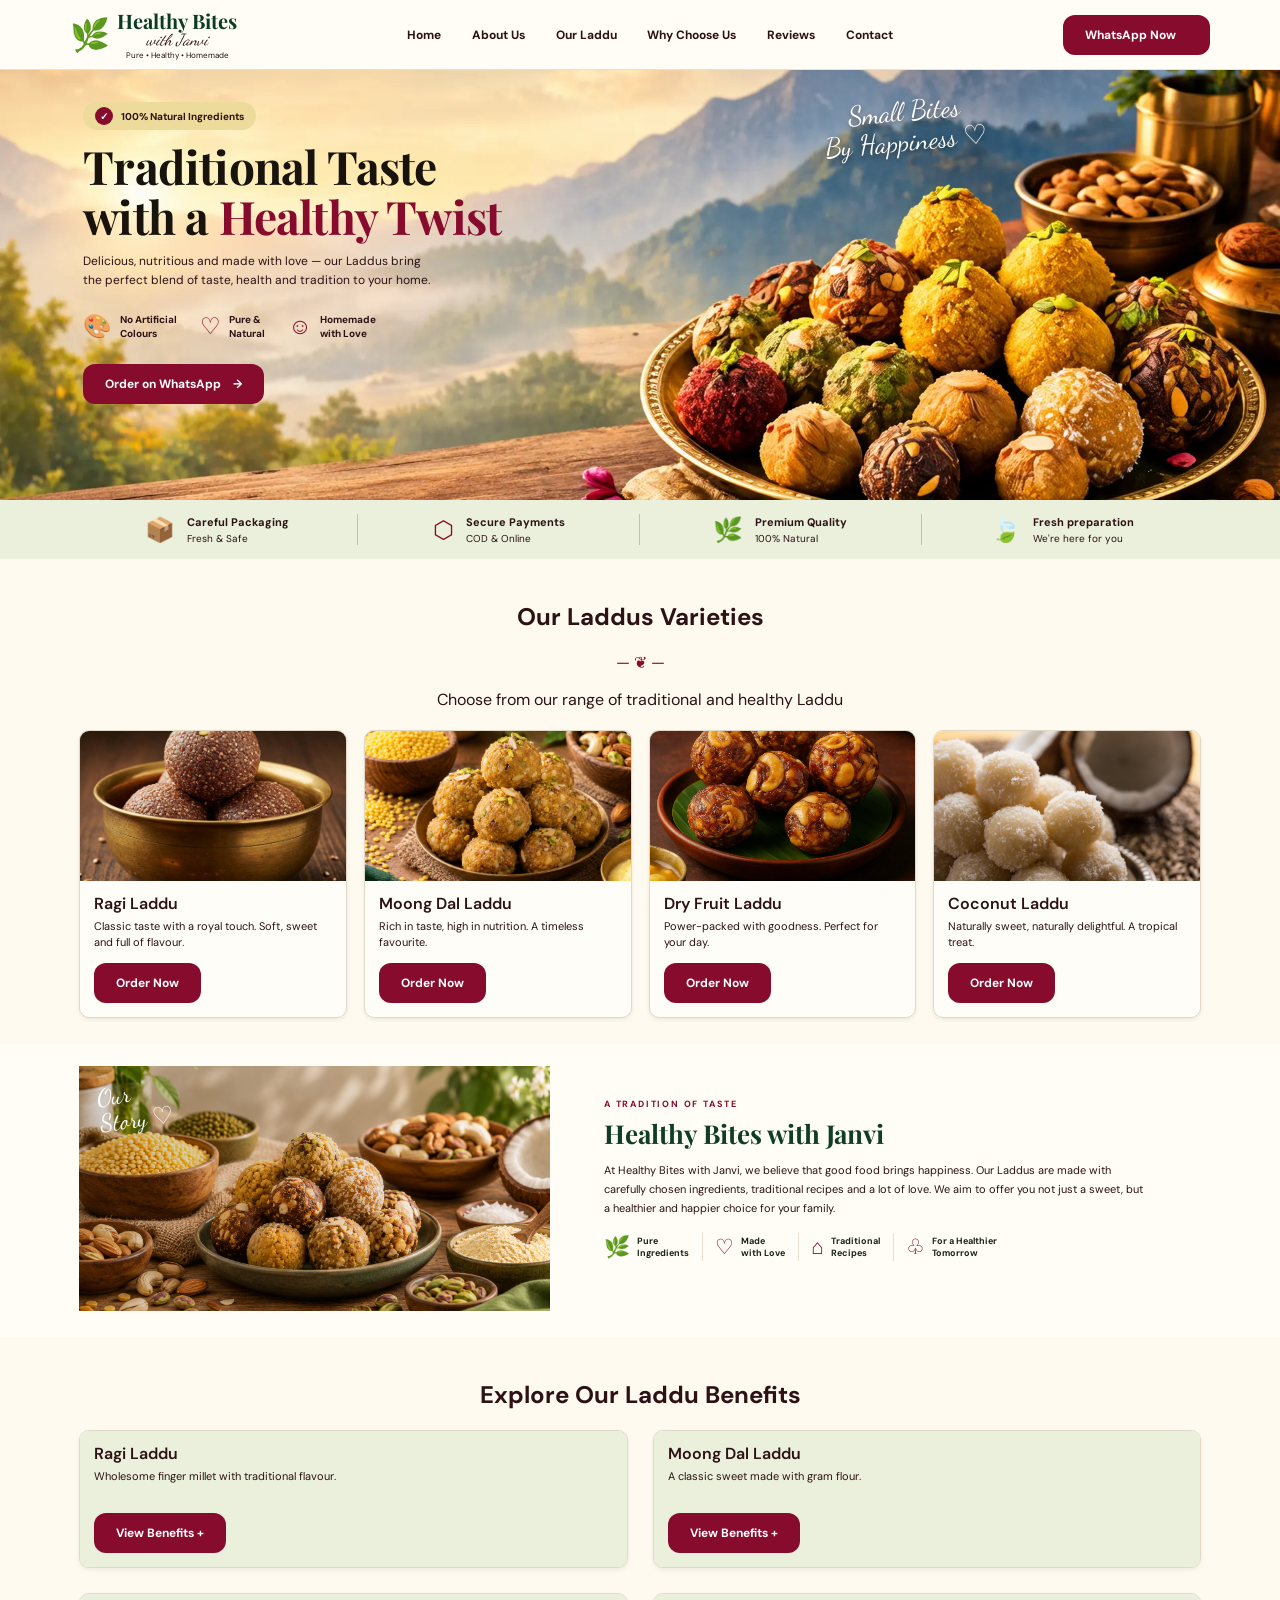
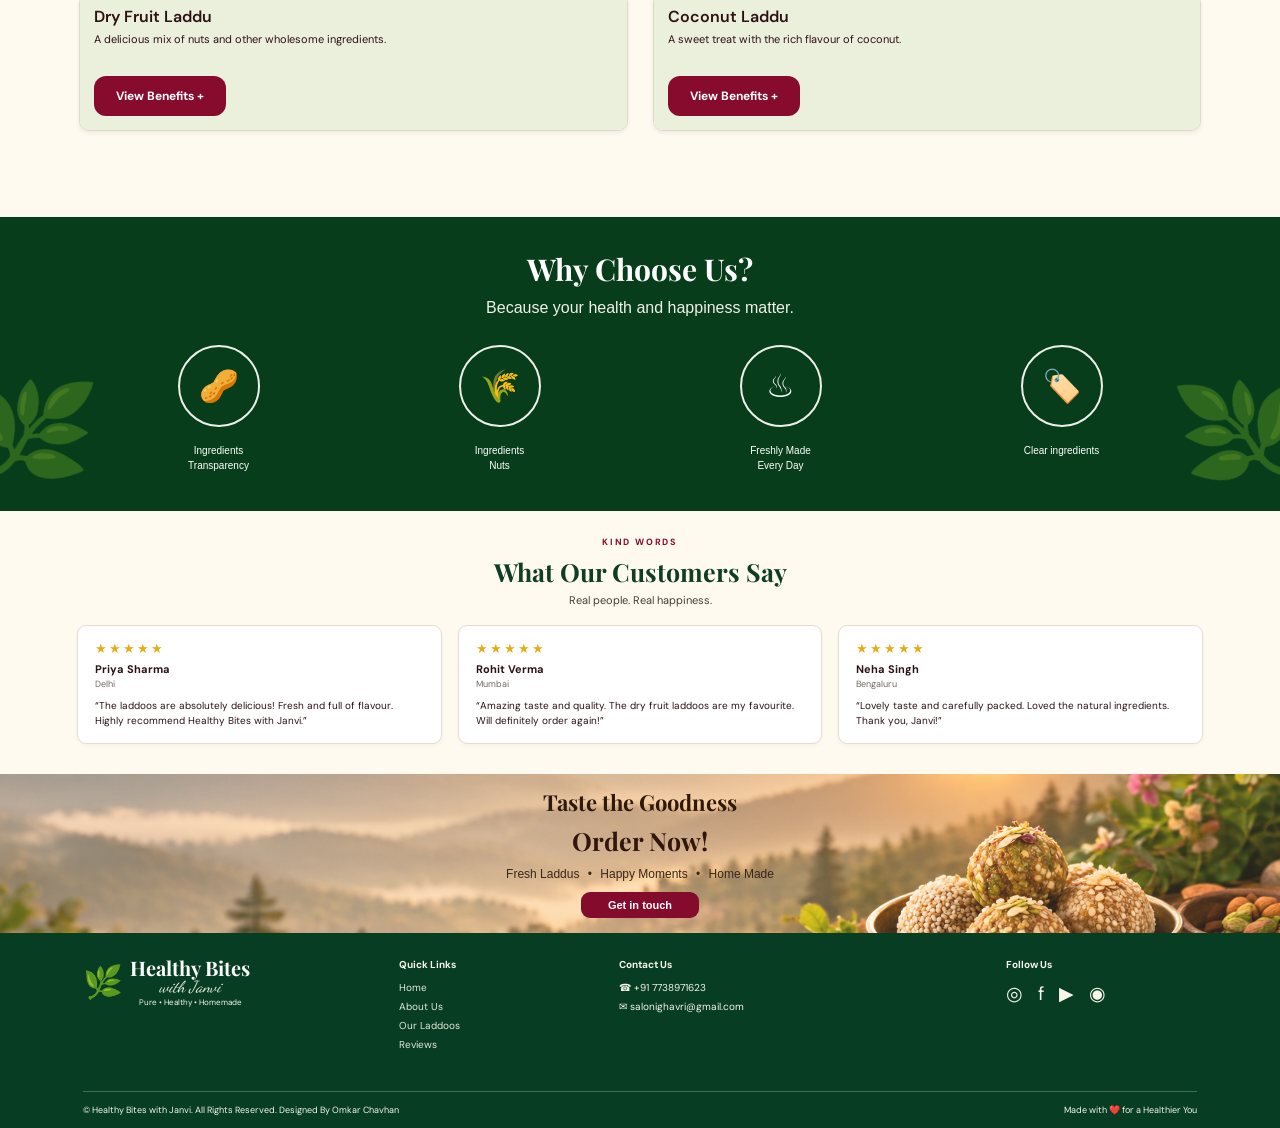
<file: index.html>
<!DOCTYPE html>
<html lang="en">

<head>
  <meta charset="UTF-8">
  <meta name="viewport" content="width=device-width, initial-scale=1.0">
  <meta name="description"
    content="Healthy Bites with Janvi — traditional laddoos made with pure ingredients and love.">
  <title>Healthy Bites with Janvi | Homemade Laddoos</title>
  <link rel="stylesheet" href="style.css">
</head>

<body>
  <header class="header" id="home">
    <a class="brand" href="#home" aria-label="Healthy Bites with Janvi home">
      <span class="brand-leaf">🌿</span>
      <span><strong>Healthy Bites</strong><em>with Janvi</em><small>Pure • Healthy • Homemade</small></span>
    </a>
    <button class="menu-toggle" id="menuToggle" aria-expanded="false"
      aria-label="Toggle menu"><span></span><span></span><span></span></button>
    <nav class="nav" id="nav">
      <a href="#home">Home</a><a href="#about">About Us</a><a href="#products">Our Laddu</a>
      <a href="#why">Why Choose Us</a><a href="#reviews">Reviews</a><a href="#contact">Contact</a>
    </nav>
    <!-- <div class="header-tools">
      <button class="tool-button" id="searchToggle" aria-label="Open search">⌕</button>
      <a class="tool-button user-icon" href="#contact" aria-label="Account">♙</a>
      <button class="tool-button cart" id="cartButton" aria-label="View cart">🛒<span id="cartCount">0</span></button>
    </div> -->
    <a class="btn btn-green" href="https://wa.me/917738971623?text=Hello%2C%20I%20want%20to%20order%20laddoos"
      target="_blank">WhatsApp Now<span></span></a>
  </header>

  <form class="search-bar" id="searchBar"><input id="searchInput" type="search" placeholder="Search laddoo varieties…"
      aria-label="Search products"><button type="submit">Search</button>
    <p id="searchMessage" aria-live="polite"></p>
  </form>

  <main>
    <section class="hero" id="home">
      <div class="hero-overlay"></div>
      <div class="hero-copy">
        <p class="pill"><span>✓</span> 100% Natural Ingredients</p>
        <h1>Traditional Taste<br>with a <i>Healthy Twist</i></h1>
        <p class="hero-desc">Delicious, nutritious and made with love — our Laddus bring the perfect blend of taste,
          health and tradition to your home.</p>
        <div class="hero-benefits">
          <div><span>🎨</span><b>No Artificial<br>Colours</b></div>
          <div><span>♡</span><b>Pure &amp;<br>Natural</b></div>
          <div><span>☺</span><b>Homemade<br>with Love</b></div>
        </div>
        <a class="btn btn-green" href="https://wa.me/917738971623?text=Hello%2C%20I%20want%20to%20Orders%20laddoos"
          target="_blank">Order on WhatsApp <span>→</span></a>
      </div>
      <p class="hero-note">Small Bites<br>By Happiness ♡</p>
    </section>

    <section class="trust-strip" id="trust">
      <div><span>📦</span>
        <p><strong>Careful Packaging</strong><small>Fresh &amp; Safe</small></p>
      </div>
      <div><span>⬡</span>
        <p><strong>Secure Payments</strong><small>COD &amp; Online</small></p>
      </div>
      <div><span>🌿</span>
        <p><strong>Premium Quality</strong><small>100% Natural</small></p>
      </div>
      <div><span>🍃</span>
        <p><strong>Fresh preparation</strong><small>We're here for you</small></p>
      </div>
    </section>

    <!-- <section class="products section-pad" id="products">
      <p class="eyebrow">A LITTLE JOY IN EVERY BITE</p>
      <h2>Our Laddoo Varieties</h2>
      <div class="ornament">— ❧ —</div>
      <p class="section-subtitle">Choose from our range of traditional and healthy laddoos</p>
      <div class="product-grid">
        <article class="product-card">
          <div class="product-photo photo-motichoor"><span>Motichoor Laddoo</span></div>
          <div class="product-info">
            <h3>Motichoor Laddoo</h3>
            <p>Classic taste with a royal touch. Soft, sweet and full of flavour.</p><button
              class="btn btn-green add-cart" data-product="Motichoor Laddoo">Shop Now <span>→</span></button>
          </div>
        </article>
        <article class="product-card">
          <div class="product-photo photo-besan"><span>Besan Laddoo</span></div>
          <div class="product-info">
            <h3>Besan Laddoo</h3>
            <p>Rich in taste, high in tradition. A timeless favourite.</p><button class="btn btn-green add-cart"
              data-product="Besan Laddoo">Shop Now <span>→</span></button>
          </div>
        </article>
        <article class="product-card">
          <div class="product-photo photo-dryfruit"><span>Dry Fruit Laddoo</span></div>
          <div class="product-info">
            <h3>Dry Fruit Laddoo</h3>
            <p>Power-packed with goodness. A nutty, satisfying treat.</p><button class="btn btn-green add-cart"
              data-product="Dry Fruit Laddoo">Shop Now <span>→</span></button>
          </div>
        </article>
        <article class="product-card">
          <div class="product-photo photo-coconut"><span>Coconut Laddoo</span></div>
          <div class="product-info">
            <h3>Coconut Laddoo</h3>
            <p>Naturally sweet, delicious and full of coconut flavour.</p><button class="btn btn-green add-cart"
              data-product="Coconut Laddoo">Shop Now <span>→</span></button>
          </div>
        </article>
      </div>
      <p class="cart-message" id="cartMessage" aria-live="polite"></p>
    </section> -->


    <section class="section products-section" id="products">
      <div class="section-heading">
        <h2>Our Laddus Varieties</h2><span class="ornament">— ❦ —</span>
        <p>Choose from our range of traditional and healthy Laddu</p>
      </div>
      <div class="product-grid">
        <article class="product-card">
          <img src="assets/product_photo/healthy_bites_individual_photos_700x467_avif/raggi_photo.jpeg"
            alt="besan laddoo">
          <div class="product-info">
            <h3>Ragi Laddu</h3>
            <p>Classic taste with a royal touch. Soft, sweet and full of flavour.</p>
            <div class="product-bottom"><strong>₹299 <small>/ 500g</small></strong><button class="btn add-btn"
                data-product="Motichoor Laddoo" data-price="299"> <a
                  href="https://wa.me/917738971623?text=Hello%2C%20I%20want%20to%20Ragi%20laddoos" target="_blank">
                  Order Now</a></button></div>
          </div>
        </article>
        <article class="product-card">
          <img
            src="assets/product_photo/healthy_bites_individual_photos_700x467_avif/Rustic Moong Dal Pinni Laddoos.png"
            alt="coconut laddoo">
          <div class="product-info">
            <h3>Moong Dal Laddu</h3>
            <p>Rich in taste, high in nutrition. A timeless favourite.</p>
            <div class="product-bottom"><strong>₹279 <small>/ 500g</small></strong><button class="btn add-btn"
                data-product="Besan Laddoo" data-price="279"> <a
                  href="https://wa.me/917738971623?text=Hello%2C%20I%20want%20to%20Moong-dal%20laddoos" target="_blank">
                  Order Now</a> </button></div>
          </div>
        </article>
        <article class="product-card">
          <img src="assets/product_photo/healthy_bites_individual_photos_700x467_avif/dry_fruit_laddu_.jpeg"
            alt="Dry fruit laddoo">
          <div class="product-info">
            <h3>Dry Fruit Laddu</h3>
            <p>Power-packed with goodness. Perfect for your day.</p>
            <div class="product-bottom"><strong>₹399 <small>/ 500g</small></strong><button class="btn add-btn"
                data-product="Dry Fruit Laddoo" data-price="399"><a
                  href="https://wa.me/917738971623?text=Hello%2C%20I%20want%20to%20Dry-fruits%20laddoos"
                  target="_blank">
                  Order Now</a></button></div>
          </div>
        </article>
        <article class="product-card">
          <img src="assets/product_photo/healthy_bites_individual_photos_700x467_avif/coconut-laddu.jpeg"
            alt="Coconut laddoo">
          <div class="product-info">
            <h3>Coconut Laddu</h3>
            <p>Naturally sweet, naturally delightful. A tropical treat.</p>
            <div class="product-bottom"><strong>₹600 <small>/ 500g</small></strong><button class="btn add-btn"
                data-product="Coconut Laddoo" data-price="259"><a
                  href="https://wa.me/917738971623?text=Hello%2C%20I%20want%20to%20coconuts%20laddoos" target="_blank">
                  Order Now</a></button></div>
          </div>
        </article>
      </div>
    </section>


    <!-- about section start -->
    <section class="about section" id="about">
      <div class="story-image"><span>Our<br>Story ♡</span></div>
      <div class="about-copy">
        <p class="eyebrow">A TRADITION OF TASTE</p>
        <h2>Healthy Bites with Janvi</h2>
        <p>At Healthy Bites with Janvi, we believe that good food brings happiness. Our Laddus are made with carefully
          chosen ingredients, traditional recipes and a lot of love. We aim to offer you not just a sweet, but a
          healthier and happier choice for your family.</p>
        <div class="about-points"><span>🌿 <b>Pure<br>Ingredients</b></span><span>♡ <b>Made<br>with
              Love</b></span><span>⌂ <b>Traditional<br>Recipes</b></span><span>♧ <b>For a
              Healthier<br>Tomorrow</b></span></div>
        <!-- <a href="#contact" class="btn btn-green">Know More
          <span>→</span></a> -->
      </div>
    </section>
    <!-- about section end -->

    <!-- our benifits section start-->

    <section class="section products-section" id="products">
      <div class="section-heading">
        <h2>Explore Our Laddu Benefits</h2>
      </div>
      <div class="products">

        <!-- RAGI LADDOO -->
        <article class="product-card">
          <!-- <img class="product-image" src="images/ragi-laddoo.jpg" alt="Ragi laddoo"> -->

          <div class="product-info product-bg-color">
            <h3>Ragi Laddu</h3>
            <p>Wholesome finger millet with traditional flavour.</p>

            <div class="product-bottom">
              <!-- <span class="price">₹299 / 500g</span> -->
              <button class="btn" onclick="toggleBenefits('ragi', this)" aria-expanded="false">
                View Benefits +
              </button>
            </div>

            <div class="benefits" id="ragi">
              <h4>Benefits of Ragi Laddu</h4>
              <ul class="benefits-list">
                <li>Ragi is naturally rich in calcium.</li>
                <li>Provides dietary fibre.</li>
                <li>Contains carbohydrates for energy.</li>
                <li>Provides minerals, including iron.</li>
              </ul>
              <p class="disclaimer">
                Nutritional value depends on the recipe and serving size.
              </p>
            </div>

            <!-- <p style="margin-top:18px">
                        <a class="btn" href="https://wa.me/919876543210?text=I%20want%20to%20order%20Ragi%20Laddoo"
                            target="_blank" rel="noopener noreferrer">
                            Order on WhatsApp
                        </a>
                    </p> -->
          </div>
        </article>

        <!-- Moong LADDOO -->
        <article class="product-card">
          <!-- <img class="product-image" src="images/besan-laddoo.jpg" alt="Besan laddoo"> -->

          <div class="product-info product-bg-color">
            <h3>Moong Dal Laddu</h3>
            <p>A classic sweet made with gram flour.</p>

            <div class="product-bottom">
              <!-- <span class="price">₹279 / 500g</span> -->
              <button class="btn" onclick="toggleBenefits('besan', this)" aria-expanded="false">
                View Benefits +
              </button>
            </div>

            <div class="benefits" id="besan">
              <h4>Benefits of Moong dal Laddu</h4>
              <ul class="benefits-list">
                <li>
                  Good source of protein.</li>
                <li>Provides energy.</li>
                <li>Contains dietary fiber.</li>
                <li>Provides essential nutrients</li>
              </ul>
              <p class="disclaimer">
                Nutritional value depends on the recipe and serving size.
              </p>
            </div>

            <!-- <p style="margin-top:18px">
                        <a class="btn" href="https://wa.me/919876543210?text=I%20want%20to%20order%20Besan%20Laddoo"
                            target="_blank" rel="noopener noreferrer">
                            Order on WhatsApp
                        </a>
                    </p> -->
          </div>
        </article>

        <!-- DRY FRUIT LADDOO -->
        <article class="product-card">
          <!-- <img class="product-image" src="images/dry-fruit-laddoo.jpg" alt="Dry fruit laddoo"> -->

          <div class="product-info product-bg-color">
            <h3>Dry Fruit Laddu</h3>
            <p>A delicious mix of nuts and other wholesome ingredients.</p>

            <div class="product-bottom">
              <!-- <span class="price">₹399 / 500g</span> -->
              <button class="btn" onclick="toggleBenefits('dryfruit', this)" aria-expanded="false">
                View Benefits +
              </button>
            </div>

            <div class="benefits" id="dryfruit">
              <h4>Benefits of Dry Fruit Laddu</h4>
              <ul class="benefits-list">
                <li>Nuts provide unsaturated fats.</li>
                <li>Many nuts contain plant-based protein.</li>
                <li>Provides energy and a variety of minerals.</li>
                <li>Ingredients such as dates add natural sweetness.</li>
              </ul>
              <p class="disclaimer">
                Benefits vary with the nuts, seeds and sweeteners used.
              </p>
            </div>

            <!-- <p style="margin-top:18px">
                        <a class="btn"
                            href="https://wa.me/919876543210?text=I%20want%20to%20order%20Dry%20Fruit%20Laddoo"
                            target="_blank" rel="noopener noreferrer">
                            Order on WhatsApp
                        </a>
                    </p> -->
          </div>
        </article>

        <!-- COCONUT LADDOO -->
        <article class="product-card">
          <!-- <img class="product-image" src="images/coconut-laddoo.jpg" alt="Coconut laddoo"> -->

          <div class="product-info product-bg-color">
            <h3>Coconut Laddu</h3>
            <p>A sweet treat with the rich flavour of coconut.</p>

            <div class="product-bottom">
              <!-- <span class="price">₹600 / 500g</span> -->
              <button class="btn" onclick="toggleBenefits('coconut', this)" aria-expanded="false">
                View Benefits +
              </button>
            </div>

            <div class="benefits" id="coconut">
              <h4>Benefits of Coconut Laddoo</h4>
              <ul class="benefits-list">
                <li>Coconut provides dietary fibre.</li>
                <li>Contains fats that contribute energy.</li>
                <li>Provides some minerals.</li>
                <li>A tasty option for coconut lovers.</li>
              </ul>
              <p class="disclaimer">
                Added sugar and other ingredients affect the final nutrition.
              </p>
            </div>

            <!-- <p style="margin-top:18px">
                        <a class="btn" href="https://wa.me/919876543210?text=I%20want%20to%20order%20Coconut%20Laddoo"
                            target="_blank" rel="noopener noreferrer">
                            Order on WhatsApp
                        </a>
                    </p> -->
          </div>
        </article>

      </div>

    </section>


    <!-- our benifits section end -->


    <!-- why choose us section -->

    <section class="why-choose-us" id="why">
      <div class="why-container">

        <h2>Why Choose Us?</h2>
        <p class="why-subtitle">
          Because your health and happiness matter.
        </p>

        <div class="why-features">

          <div class="why-card">
            <div class="why-icon">
              <span>🥜</span>
            </div>
            <h3>Ingredients <br>Transparency</h3>
          </div>

          <div class="why-card">
            <div class="why-icon">
              <span>🌾</span>
            </div>
            <h3>Ingredients <br>Nuts</h3>
          </div>

          <div class="why-card">
            <div class="why-icon">
              <span>♨</span>
            </div>
            <h3>Freshly Made<br>Every Day</h3>
          </div>

          <div class="why-card">
            <div class="why-icon">
              <span>🏷️</span>
            </div>
            <h3>Clear ingredients</h3>
          </div>

        </div>
      </div>
    </section>


    <section class="reviews section-pad" id="reviews">
      <p class="eyebrow">KIND WORDS</p>
      <h2>What Our Customers Say</h2>
      <p class="section-subtitle">Real people. Real happiness.</p>
      <div class="review-grid">
        <article>
          <div class="stars">★★★★★</div><strong>Priya Sharma</strong><small>Delhi</small>
          <p>“The laddoos are absolutely delicious! Fresh and full of flavour. Highly recommend Healthy Bites with
            Janvi.”</p>
        </article>
        <article>
          <div class="stars">★★★★★</div><strong>Rohit Verma</strong><small>Mumbai</small>
          <p>“Amazing taste and quality. The dry fruit laddoos are my favourite. Will definitely order again!”</p>
        </article>
        <article>
          <div class="stars">★★★★★</div><strong>Neha Singh</strong><small>Bengaluru</small>
          <p>“Lovely taste and carefully packed. Loved the natural ingredients. Thank you, Janvi!”</p>
        </article>
      </div>
    </section>

    <section class="laddoo-cta">
      <div class="cta-content">
        <h2>Taste the Goodness</h2>
        <h3>Order Now!</h3>

        <p>
          Fresh Laddus <span>•</span>
          Happy Moments <span>•</span>
          Home Made
        </p>

        <a href="https://wa.me/917738971623?text=Hello%2C%20I%20want%20to%20order%20laddus" class="cta-button">
          Get in touch
        </a>
      </div>
    </section>
  </main>

  <footer class="footer" id="contact">
    <a class="brand footer-brand" href="#home"><span class="brand-leaf">🌿</span><span><strong>Healthy
          Bites</strong><em>with Janvi</em><small>Pure • Healthy • Homemade</small></span></a>
    <div>
      <h3>Quick Links</h3><a href="#home">Home</a><a href="#about">About Us</a><a href="#products">Our Laddoos</a><a
        href="#reviews">Reviews</a>
    </div>
    <div>
      <h3>Contact Us</h3>
      <p>☎ +91 7738971623</p>
      <p>✉ salonighavri@gmail.com</p>
    </div>
    <div>
      <h3>Follow Us</h3>
      <p class="socials"><a href="https://www.instagram.com/healthybiteswithjanvi?utm_source=qr&stkn=N2JmM3g2enpvZms2"
          aria-label="Instagram">◎</a><a href="#" aria-label="Facebook">f</a><a href="#" aria-label="YouTube">▶</a><a
          href="#" aria-label="WhatsApp">◉</a></p>
    </div>
    <div class="copyright"><span>© <span id="year"></span> Healthy Bites with Janvi. All Rights
        Reserved. Designed By Omkar Chavhan</span><span>Made with ❤️ for a Healthier You</span></div>
  </footer>
  <script src="script.js"></script>

  <script>


    function toggleBenefits(id, button) {
      const selectedPanel = document.getElementById(id);
      const isAlreadyOpen = selectedPanel.classList.contains("open");

      // Sabhi benefits toggles close karo
      document.querySelectorAll(".benefits").forEach(panel => {
        panel.classList.remove("open");
      });

      // Sabhi buttons ko default state mein lao
      document.querySelectorAll(
        '.product-bottom button[onclick*="toggleBenefits"]'
      ).forEach(btn => {
        btn.textContent = "View Benefits +";
        btn.setAttribute("aria-expanded", "false");
      });

      // Sirf selected toggle open karo
      if (!isAlreadyOpen) {
        selectedPanel.classList.add("open");
        button.textContent = "Hide Benefits −";
        button.setAttribute("aria-expanded", "true");
      }
    }



  </script>
</body>

</html>
</file>
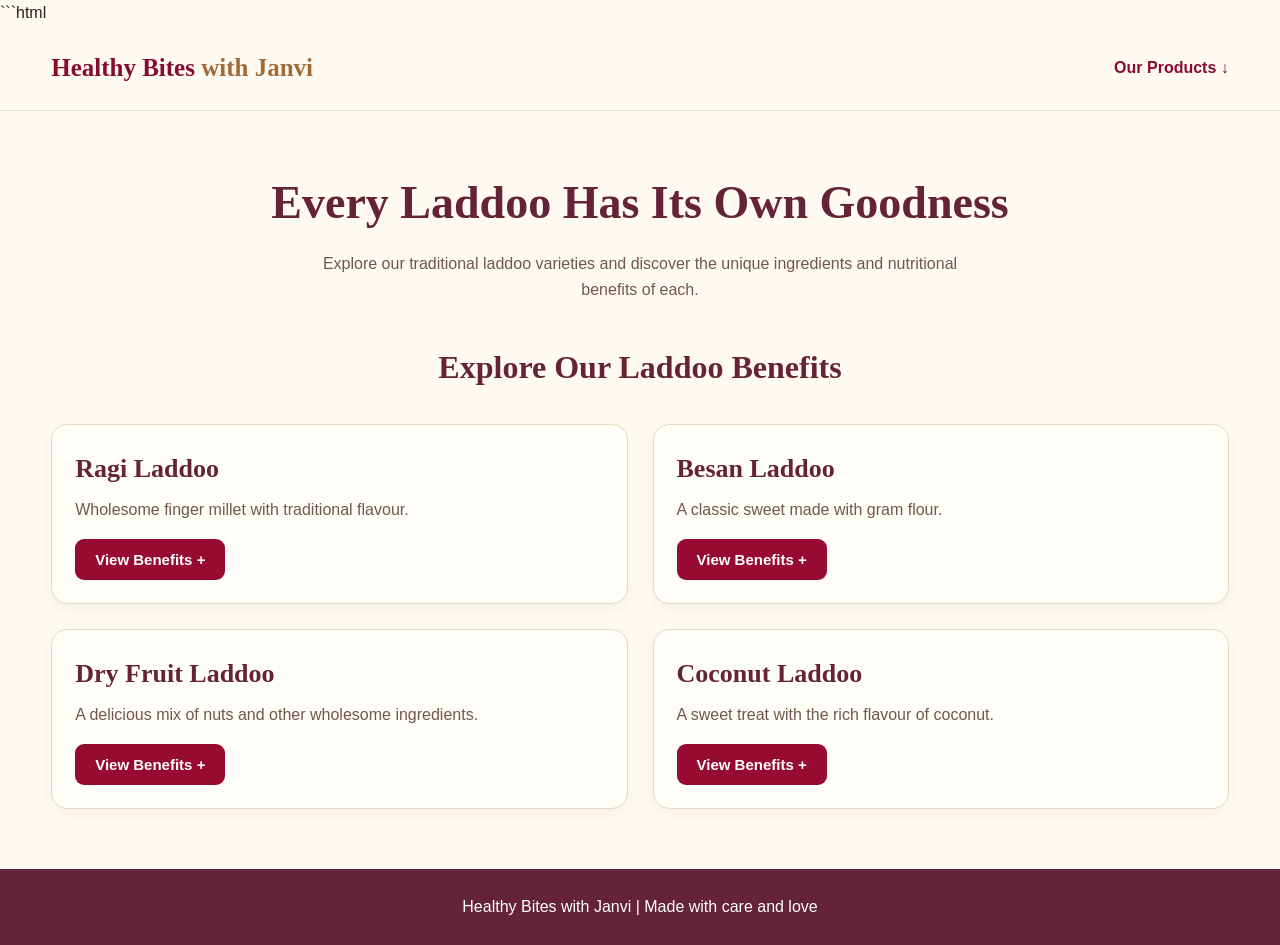
<file: benifits.html>
```html
<!DOCTYPE html>
<html lang="en">

<head>
    <meta charset="UTF-8">
    <meta name="viewport" content="width=device-width, initial-scale=1.0">
    <title>Laddoo Benefits | Healthy Bites with Janvi</title>

    <style>
        * {
            margin: 0;
            padding: 0;
            box-sizing: border-box;
        }

        body {
            font-family: Arial, sans-serif;
            background: #fffaf1;
            color: #321b20;
            line-height: 1.6;
        }

        .container {
            width: 92%;
            max-width: 1200px;
            margin: auto;
        }

        header {
            padding: 22px 0;
            border-bottom: 1px solid #eadfce;
        }

        .nav {
            display: flex;
            justify-content: space-between;
            align-items: center;
            gap: 15px;
        }

        .logo {
            font-family: Georgia, serif;
            font-size: 25px;
            color: #850b32;
            font-weight: bold;
        }

        .logo span {
            color: #a36a36;
        }

        .nav a {
            color: #850b32;
            text-decoration: none;
            font-weight: bold;
        }

        .hero {
            text-align: center;
            padding: 55px 0 40px;
        }

        .hero h1 {
            font-family: Georgia, serif;
            font-size: clamp(30px, 5vw, 46px);
            color: #642336;
            margin-bottom: 12px;
        }

        .hero p {
            color: #72574a;
            max-width: 650px;
            margin: auto;
        }

        .section-title {
            font-family: Georgia, serif;
            text-align: center;
            font-size: 32px;
            color: #642336;
            margin-bottom: 30px;
        }

        .products {
            display: grid;
            grid-template-columns: repeat(2, minmax(0, 1fr));
            gap: 25px;
            padding-bottom: 60px;
        }

        .product-card {
            background: #fffdf8;
            border: 1px solid #e6d8c5;
            border-radius: 16px;
            overflow: hidden;
            box-shadow: 0 4px 12px #44200b0c;
        }

        .product-image {
            width: 100%;
            height: 260px;
            object-fit: cover;
            display: block;
        }

        .product-info {
            padding: 23px;
        }

        .product-info h3 {
            font-family: Georgia, serif;
            font-size: 26px;
            color: #642336;
            margin-bottom: 8px;
        }

        .product-info>p {
            color: #72574a;
            margin-bottom: 16px;
        }

        .product-bottom {
            display: flex;
            align-items: center;
            justify-content: space-between;
            gap: 12px;
            flex-wrap: wrap;
        }

        .price {
            font-size: 17px;
            font-weight: bold;
        }

        .btn {
            display: inline-block;
            background: #970b32;
            color: white;
            text-decoration: none;
            border: 0;
            border-radius: 9px;
            padding: 12px 20px;
            cursor: pointer;
            font-size: 15px;
            font-weight: bold;
        }

        .btn:hover {
            background: #700725;
        }

        .benefits {
            display: none;
            margin-top: 22px;
            padding: 20px;
            background: #f7eddf;
            border-radius: 12px;
        }

        .benefits.open {
            display: block;
        }

        .benefits h4 {
            color: #642336;
            font-size: 19px;
            margin-bottom: 12px;
        }

        .benefits ul {
            list-style: none;
        }

        .benefits li {
            margin: 9px 0;
            color: #59453b;
        }

        .benefits li::before {
            content: "✓ ";
            color: #687b42;
            font-weight: bold;
        }

        .disclaimer {
            font-size: 12px;
            color: #72574a;
            margin-top: 14px;
        }

        footer {
            text-align: center;
            background: #642336;
            color: white;
            padding: 25px 15px;
        }

        /* Tablet and mobile */
        @media (max-width: 700px) {
            .products {
                grid-template-columns: 1fr;
                gap: 20px;
            }

            .product-image {
                height: 240px;
            }

            .hero {
                padding-top: 38px;
            }

            .section-title {
                font-size: 27px;
            }

            .product-info h3 {
                font-size: 23px;
            }
        }
    </style>
</head>

<body>

    <header>
        <div class="container nav">
            <div class="logo">
                Healthy Bites <span>with Janvi</span>
            </div>
            <a href="#products">Our Products ↓</a>
        </div>
    </header>

    <section class="hero container">
        <h1>Every Laddoo Has Its Own Goodness</h1>
        <p>
            Explore our traditional laddoo varieties and discover
            the unique ingredients and nutritional benefits of each.
        </p>
    </section>

    <main class="container" id="products">
        <h2 class="section-title">Explore Our Laddoo Benefits</h2>

        <div class="products">

            <!-- RAGI LADDOO -->
            <article class="product-card">
                <!-- <img class="product-image" src="images/ragi-laddoo.jpg" alt="Ragi laddoo"> -->

                <div class="product-info">
                    <h3>Ragi Laddoo</h3>
                    <p>Wholesome finger millet with traditional flavour.</p>

                    <div class="product-bottom">
                        <!-- <span class="price">₹299 / 500g</span> -->
                        <button class="btn" onclick="toggleBenefits('ragi', this)" aria-expanded="false">
                            View Benefits +
                        </button>
                    </div>

                    <div class="benefits" id="ragi">
                        <h4>Benefits of Ragi Laddoo</h4>
                        <ul>
                            <li>Ragi is naturally rich in calcium.</li>
                            <li>Provides dietary fibre.</li>
                            <li>Contains carbohydrates for energy.</li>
                            <li>Provides minerals, including iron.</li>
                        </ul>
                        <p class="disclaimer">
                            Nutritional value depends on the recipe and serving size.
                        </p>
                    </div>

                    <!-- <p style="margin-top:18px">
                        <a class="btn" href="https://wa.me/919876543210?text=I%20want%20to%20order%20Ragi%20Laddoo"
                            target="_blank" rel="noopener noreferrer">
                            Order on WhatsApp
                        </a>
                    </p> -->
                </div>
            </article>

            <!-- BESAN LADDOO -->
            <article class="product-card">
                <!-- <img class="product-image" src="images/besan-laddoo.jpg" alt="Besan laddoo"> -->

                <div class="product-info">
                    <h3>Besan Laddoo</h3>
                    <p>A classic sweet made with gram flour.</p>

                    <div class="product-bottom">
                        <!-- <span class="price">₹279 / 500g</span> -->
                        <button class="btn" onclick="toggleBenefits('besan', this)" aria-expanded="false">
                            View Benefits +
                        </button>
                    </div>

                    <div class="benefits" id="besan">
                        <h4>Benefits of Besan Laddoo</h4>
                        <ul>
                            <li>Gram flour provides plant-based protein.</li>
                            <li>Contains carbohydrates for energy.</li>
                            <li>Provides fibre and minerals.</li>
                            <li>Ghee and nuts contribute fats and flavour.</li>
                        </ul>
                        <p class="disclaimer">
                            Nutritional value depends on the recipe and serving size.
                        </p>
                    </div>

                    <!-- <p style="margin-top:18px">
                        <a class="btn" href="https://wa.me/919876543210?text=I%20want%20to%20order%20Besan%20Laddoo"
                            target="_blank" rel="noopener noreferrer">
                            Order on WhatsApp
                        </a>
                    </p> -->
                </div>
            </article>

            <!-- DRY FRUIT LADDOO -->
            <article class="product-card">
                <!-- <img class="product-image" src="images/dry-fruit-laddoo.jpg" alt="Dry fruit laddoo"> -->

                <div class="product-info">
                    <h3>Dry Fruit Laddoo</h3>
                    <p>A delicious mix of nuts and other wholesome ingredients.</p>

                    <div class="product-bottom">
                        <!-- <span class="price">₹399 / 500g</span> -->
                        <button class="btn" onclick="toggleBenefits('dryfruit', this)" aria-expanded="false">
                            View Benefits +
                        </button>
                    </div>

                    <div class="benefits" id="dryfruit">
                        <h4>Benefits of Dry Fruit Laddoo</h4>
                        <ul>
                            <li>Nuts provide unsaturated fats.</li>
                            <li>Many nuts contain plant-based protein.</li>
                            <li>Provides energy and a variety of minerals.</li>
                            <li>Ingredients such as dates add natural sweetness.</li>
                        </ul>
                        <p class="disclaimer">
                            Benefits vary with the nuts, seeds and sweeteners used.
                        </p>
                    </div>

                    <!-- <p style="margin-top:18px">
                        <a class="btn"
                            href="https://wa.me/919876543210?text=I%20want%20to%20order%20Dry%20Fruit%20Laddoo"
                            target="_blank" rel="noopener noreferrer">
                            Order on WhatsApp
                        </a>
                    </p> -->
                </div>
            </article>

            <!-- COCONUT LADDOO -->
            <article class="product-card">
                <!-- <img class="product-image" src="images/coconut-laddoo.jpg" alt="Coconut laddoo"> -->

                <div class="product-info">
                    <h3>Coconut Laddoo</h3>
                    <p>A sweet treat with the rich flavour of coconut.</p>

                    <div class="product-bottom">
                        <!-- <span class="price">₹600 / 500g</span> -->
                        <button class="btn" onclick="toggleBenefits('coconut', this)" aria-expanded="false">
                            View Benefits +
                        </button>
                    </div>

                    <div class="benefits" id="coconut">
                        <h4>Benefits of Coconut Laddoo</h4>
                        <ul>
                            <li>Coconut provides dietary fibre.</li>
                            <li>Contains fats that contribute energy.</li>
                            <li>Provides some minerals.</li>
                            <li>A tasty option for coconut lovers.</li>
                        </ul>
                        <p class="disclaimer">
                            Added sugar and other ingredients affect the final nutrition.
                        </p>
                    </div>

                    <!-- <p style="margin-top:18px">
                        <a class="btn" href="https://wa.me/919876543210?text=I%20want%20to%20order%20Coconut%20Laddoo"
                            target="_blank" rel="noopener noreferrer">
                            Order on WhatsApp
                        </a>
                    </p> -->
                </div>
            </article>

        </div>
    </main>

    <footer>
        Healthy Bites with Janvi | Made with care and love
    </footer>

    <script>
        // function toggleBenefits(id, button) {
        //     const panel = document.getElementById(id);
        //     const isOpen = panel.classList.toggle("open");

        //     button.textContent = isOpen
        //         ? "Hide Benefits −"
        //         : "View Benefits +";

        //     button.setAttribute("aria-expanded", String(isOpen));
        // }

        function toggleBenefits(id, button) {
            const selectedPanel = document.getElementById(id);
            const isAlreadyOpen = selectedPanel.classList.contains("open");

            // Sabhi benefits toggles close karo
            document.querySelectorAll(".benefits").forEach(panel => {
                panel.classList.remove("open");
            });

            // Sabhi buttons ko default state mein lao
            document.querySelectorAll(
                '.product-bottom button[onclick*="toggleBenefits"]'
            ).forEach(btn => {
                btn.textContent = "View Benefits +";
                btn.setAttribute("aria-expanded", "false");
            });

            // Sirf selected toggle open karo
            if (!isAlreadyOpen) {
                selectedPanel.classList.add("open");
                button.textContent = "Hide Benefits −";
                button.setAttribute("aria-expanded", "true");
            }
        }



    </script>



</body>

</html>
</file>
<file: style.css>
@import url('https://fonts.googleapis.com/css2?family=DM+Sans:wght@400;500;600;700&family=Playfair+Display:wght@500;600;700;800&family=Dancing+Script:wght@600;700&display=swap');

:root {
    --green: #870b2d;
    --green-dark: #61051e;
    --cream: #fffaf0;
    --ink: #2c1115;
    --muted: #635c4e;
    --line: #e8dfcf
}

* {
    box-sizing: border-box
}

html {
    scroll-behavior: smooth;
    scroll-padding-top: 75px
}

body {
    margin: 0;
    background: var(--cream);
    color: var(--ink);
    font-family: 'DM Sans', Arial, sans-serif
}

a {
    color: inherit;
    text-decoration: none
}

button,
input {
    font: inherit
}

button {
    cursor: pointer
}

.header {
    height: 70px;
    display: flex;
    align-items: center;
    gap: 28px;
    padding: 0 clamp(18px, 5.5vw, 80px);
    background: #fffdf5;
    position: sticky;
    top: 0;
    z-index: 10;
    border-bottom: 1px solid #e9e2d3
}

.brand {
    display: flex;
    align-items: center;
    gap: 7px;
    flex-shrink: 0
}

.brand-leaf {
    font-size: 32px
}

.brand>span:last-child {
    display: flex;
    flex-direction: column;
    line-height: 1
}

.brand strong {
    font-family: 'Playfair Display', serif;
    font-size: 20px;
    color: #093c23
}

.brand em {
    font-family: 'Dancing Script', cursive;
    font-size: 16px;
    text-align: center;
    margin-top: 1px
}

.brand small {
    font-size: 8px;
    text-align: center;
    margin-top: 3px
}

.nav {
    display: flex;
    align-items: center;
    justify-content: center;
    gap: clamp(14px, 2.4vw, 35px);
    margin: auto
}

.nav a {
    font-size: 12px;
    font-weight: 700;
    white-space: nowrap
}

.nav a:hover {
    color: var(--green)
}

.header-tools {
    display: flex;
    align-items: center;
    gap: 13px
}

.tool-button {
    border: 0;
    background: transparent;
    color: #101b13;
    font-size: 23px;
    padding: 4px;
    position: relative
}

.cart span {
    position: absolute;
    right: -5px;
    top: -3px;
    background: var(--green);
    color: white;
    border-radius: 50%;
    font-size: 10px;
    min-width: 16px;
    height: 16px;
    display: grid;
    place-items: center
}

.menu-toggle {
    display: none
}

.search-bar {
    display: none;
    padding: 14px 5%;
    background: #fffdf5;
    position: sticky;
    top: 70px;
    z-index: 9;
    box-shadow: 0 5px 12px #0001
}

.search-bar.open {
    display: flex;
    gap: 10px
}

.search-bar input {
    flex: 1;
    min-width: 0;
    border: 1px solid var(--line);
    padding: 11px 14px;
    border-radius: 8px
}

.search-bar button {
    border: 0;
    border-radius: 8px;
    background: var(--green);
    color: white;
    padding: 0 20px
}

.search-bar p {
    align-self: center;
    font-size: 12px;
    margin: 0
}

.hero {
    min-height: clamp(330px, 38vw, 430px);
    position: relative;
    isolation: isolate;
    display: block;
    overflow: hidden;
    background: #e8d3a9 url('assets/Golden\ Laddus\ Over\ Misty\ Mountains.webp') center center/cover no-repeat
}

.hero-copy {
    width: 51%;
    max-width: 590px;
    padding: 32px 0 32px clamp(28px, 6.5vw, 95px)
}

.pill {
    display: inline-flex;
    align-items: center;
    gap: 8px;
    border-radius: 30px;
    background: #eddb9b;
    padding: 5px 12px;
    font-size: 10px;
    font-weight: 700;
    margin: 0 0 12px
}

.pill span {
    display: grid;
    place-items: center;
    background: var(--green);
    color: white;
    border-radius: 50%;
    width: 18px;
    height: 18px
}

.hero h1 {
    font-family: 'Playfair Display', Georgia, serif;
    font-size: clamp(34px, 3.6vw, 51px);
    line-height: 1.08;
    letter-spacing: -.8px;
    margin: 0 0 10px;
    color: #18130d
}

.hero h1 i {
    font-style: normal;
    color: var(--green)
}

.hero-desc {
    font-size: 12px;
    line-height: 1.65;
    max-width: 355px;
    margin: 0 0 20px
}

.hero-benefits {
    display: flex;
    gap: 23px;
    margin: 0 0 22px
}

.hero-benefits div {
    display: flex;
    align-items: center;
    gap: 8px;
    font-size: 10px;
    line-height: 1.35
}

.hero-benefits span {
    font-size: 23px;
    color: var(--green)
}

.btn {
    display: inline-flex;
    align-items: center;
    justify-content: center;
    gap: 13px;
    border: 0;
    border-radius: 10px;
    padding: 12px 20px;
    font-size: 11px;
    font-weight: 700;
    transition: transform .2s, background .2s
}

.btn:hover {
    transform: translateY(-2px)
}

.btn-green {
    background: var(--green);
    color: white
}

.btn-green:hover {
    background: var(--green-dark)
}

.hero-note {
    position: absolute;
    right: 23%;
    top: 0%;
    font-family: 'Dancing Script', cursive;
    font-size: 27px;
    line-height: 1.1;
    color: white;
    text-align: center;
    transform: rotate(-5deg);
    text-shadow: 0 2px 5px #25150880
}



/* MOBILE HERO SECTION FIX */
@media (max-width: 768px) {

    .hero {
        position: relative;
        isolation: isolate;
        overflow: hidden;
    }

    /* Image ke upar overlay */
    .hero::before {
        content: "";
        position: absolute;
        inset: 0;
        background: linear-gradient(90deg,
                rgba(255, 248, 232, 0.92) 0%,
                rgba(255, 248, 232, 0.78) 55%,
                rgba(255, 248, 232, 0.15) 100%);

        z-index: -1;
        pointer-events: none;
    }

    /* Hero content */
    .hero-content {
        position: relative;
        z-index: 2;
        width: 100%;
        max-width: 100%;
        box-sizing: border-box;
        padding: 24px 16px;
    }

    .hero h1 {
        font-size: clamp(32px, 8vw, 42px);
        line-height: 1.12;
        overflow-wrap: break-word;
        margin: 16px 0;
    }

    .hero p {
        font-size: 15px;
        line-height: 1.7;
        max-width: 100%;
        margin-bottom: 20px;
    }

    /* Features ko readable rakhein */
    .hero-features {
        display: flex;
        flex-wrap: wrap;
        gap: 12px;
    }

    .hero-features>* {
        min-width: 0;
        max-width: 100%;
    }

    /* WhatsApp button */
    .hero .btn,
    .hero .btn-green {
        position: relative;
        z-index: 3;
        max-width: 100%;
        box-sizing: border-box;
    }
}


/* hero section css end */


/* trust strip css */

.trust-strip {
    display: grid;
    grid-template-columns: repeat(4, 1fr);
    padding: 14px clamp(25px, 6vw, 90px);
    background: #eaf0dc;
    gap: 0
}

.trust-strip>div {
    display: flex;
    justify-content: center;
    align-items: center;
    gap: 12px;
    border-right: 1px solid #b8c6ad
}

.trust-strip>div:last-child {
    border: 0
}

.trust-strip>div>span {
    font-size: 24px;
    color: var(--green)
}

.trust-strip p {
    display: flex;
    flex-direction: column;
    gap: 3px;
    margin: 0;
    font-size: 11px
}

.trust-strip small {
    font-size: 10px
}

.section-pad {
    padding: 30px clamp(24px, 6vw, 88px) 34px;
    text-align: center
}

.eyebrow {
    font-size: 9px;
    letter-spacing: 1.8px;
    font-weight: 700;
    color: var(--green);
    margin: 0 0 7px
}

.section-pad h2,
.about h2 {
    font-family: 'Playfair Display', Georgia, serif;
    font-size: clamp(25px, 2.5vw, 33px);
    margin: 0;
    color: #103d25
}

.ornament {
    color: var(--green);
    font-size: 16px;
    margin: 0 0 4px
}

.section-subtitle {
    font-size: 13px;
    margin: 0 0 20px;
    color: #443e32
}

.section {
    padding: 22px 6.2% 26px;
}

section {
    display: block;
    unicode-bidi: isolate;
}

.section-heading {
    text-align: center;
    margin-bottom: 20px;
}



.product-grid {
    display: grid;
    grid-template-columns: repeat(4, 1fr);
    gap: 17px;
}

.product-card {
    box-shadow: rgba(33, 24, 6, 0.07) 0px 2px 4px;
    background: rgb(255, 253, 247);
    border-width: 1px;
    border-style: solid;
    border-color: rgb(225, 216, 199);
    border-image: none;
    border-radius: 10px;
    overflow: hidden;
    transition: transform 0.2s;
}

.product-card>img {
    display: block;
    width: 100%;
    height: 150px;
    object-fit: cover;
    background: rgb(234, 216, 185);
}

.product-info {
    padding: 12px 14px 14px;
}

.product-info h3 {
    font-size: 16px;
    font-weight: 600;
    margin: 0px 0px 5px;
}

.product-info p {
    font-size: 11px;
    line-height: 1.45;
    min-height: 32px;
    margin: 0px 0px 12px;
}

.product-bottom {
    display: flex;
    justify-content: space-between;
    align-items: center;
    flex-wrap: wrap;
    gap: 7px;
}

.product-bottom strong {
    font-size: 13px;
    color: var(--deep);
    display: none;
}

.product-card:hover {
    transform: translateY(-4px);
}



add-btn {
    font-size: 11px;
    padding: 9px 13px;
    border-radius: 10px;
}

.btn {
    display: inline-flex;
    align-items: center;
    justify-content: center;
    color: white;
    font-size: 12px;
    font-weight: 700;
    gap: 12px;
    background: var(--green);
    border-width: 0px;
    border-style: none;
    border-color: currentcolor;
    border-image: none;
    border-radius: 12px;
    padding: 12px 22px;
    transition: 0.2s;
}

button {
    cursor: pointer;
    font: inherit;
}


/* our benifits css */

.products {
    display: grid;
    grid-template-columns: repeat(2, minmax(0, 1fr));
    gap: 25px;
    padding-bottom: 60px;
}


.product-bg-color {
    background-color: #eaf0dc;
}

.benefits {
    display: none;
    margin-top: 22px;
    padding: 20px;
    background: #f7eddf;
    border-radius: 12px;
}

.benefits.open {
    display: block;
}

.benefits-list {
    font-size: 11px;
}

/* about section css */


/* ===== ABOUT US SECTION ===== */

.about {
    display: grid;
    grid-template-columns: 42% minmax(0, 1fr);
    grid-template-areas: "image content";
    align-items: center;
    min-height: 245px;
    background: #fffdf5;
    box-sizing: border-box;
}

.story-image {
    grid-area: image;
    width: 100%;
    min-height: 245px;
    background: url('assets/product_photo/healthy_bites_individual_photos_700x467_avif/about-us-image.png') 77% 70% / cover no-repeat;
    position: relative;
    overflow: hidden;
}

.story-image::after {
    content: "";
    position: absolute;
    inset: 0;
    background: linear-gradient(90deg, #25150a36, transparent);
    pointer-events: none;
}

.story-image span {
    position: absolute;
    z-index: 1;
    top: 6%;
    left: 4%;
    color: white;
    font: 24px/1.1 'Dancing Script', cursive;
    transform: rotate(-7deg);
}

.about-copy {
    grid-area: content;
    min-width: 0;
    padding: 25px clamp(25px, 4.2vw, 60px);
    box-sizing: border-box;
}

.about-copy h2 {
    font-size: 26px;
    line-height: 1.3;
    margin: 0 0 10px;
}

.about-copy>p:not(.eyebrow) {
    font-size: 11px;
    line-height: 1.7;
    max-width: 560px;
    margin: 0 0 16px;
}

.about-points {
    display: flex;
    flex-wrap: wrap;
    gap: 12px;
    margin-bottom: 17px;
}

.about-points span {
    display: flex;
    align-items: center;
    gap: 7px;
    font-size: 21px;
    color: var(--green);
    padding-right: 13px;
    border-right: 1px solid var(--line);
}

.about-points span:last-child {
    border-right: 0;
}

.about-points b {
    font-size: 9px;
    line-height: 1.4;
    color: #1a241c;
}

/* ===== TABLET & MOBILE ===== */

@media (max-width: 768px) {
    .about {
        grid-template-columns: minmax(0, 1fr);
        grid-template-areas:
            "content"
            "image";
        gap: 20px;
        padding: 25px 18px;
        min-height: auto;
    }

    .about-copy {
        padding: 0;
        width: 100%;
    }

    .about-copy h2 {
        font-size: 26px;
        line-height: 1.3;
    }

    .about-copy>p:not(.eyebrow) {
        font-size: 14px;
        line-height: 1.7;
        max-width: 100%;
    }

    .about-points {
        display: grid;
        grid-template-columns: repeat(2, minmax(0, 1fr));
        gap: 8px 12px;
        margin-bottom: 5px;
    }

    .about-points span {
        padding: 10px 4px;
        gap: 8px;
        font-size: 20px;
        border-right: 0;
        border-bottom: 1px solid var(--line);
    }

    .about-points b {
        font-size: 10px;
        line-height: 1.5;
    }

    .story-image {
        width: 100%;
        min-height: 0;
        aspect-ratio: 4 / 3;
        background-position: center;
        background-size: cover;
    }

    .story-image span {
        top: 25%;
        left: 10%;
        font-size: 28px;
    }
}

/* ===== SMALL MOBILE ===== */

@media (max-width: 380px) {
    .about {
        padding: 20px 14px;
        gap: 16px;
    }

    .about-copy h2 {
        font-size: 23px;
    }

    .about-copy>p:not(.eyebrow) {
        font-size: 13px;
    }

    .about-points {
        gap: 6px;
    }

    .about-points b {
        font-size: 9px;
    }
}


/* about us css end */

/* WHY CHOOSE US SECTION */

.why-choose-us {
    width: 100%;
    background: #073d1b;
    color: #ffffff;
    padding: 32px 20px 38px;
    position: relative;
    overflow: hidden;
    font-family: Arial, sans-serif;

}

.why-container {
    max-width: 1100px;
    margin: 0 auto;
    text-align: center;
}

.why-choose-us h2 {
    font-family: 'Playfair Display', Georgia, serif;
    font-size: 30px;
    font-weight: 700;
    margin: 0 0 10px;
    color: #ffffff;
}

.why-subtitle {
    font-size: 16px;
    margin: 0 0 28px;
    color: #f0f0e8;
}

.why-features {
    display: grid;
    grid-template-columns: repeat(4, 1fr);
    gap: 24px;
    align-items: start;
}

.why-card {
    text-align: center;
}

.why-icon {
    width: 82px;
    height: 82px;
    margin: 0 auto 16px;
    border: 2px solid #eeeeea;
    border-radius: 50%;
    display: flex;
    align-items: center;
    justify-content: center;
    transition: transform 0.3s ease,
        background 0.3s ease;
}

.why-icon span {
    font-size: 32px;
}

.why-card:hover .why-icon {
    transform: translateY(-5px);
    background: #14532d;
}

.why-card h3 {
    font-size: 10px;
    font-weight: 400;
    line-height: 1.5;
    margin: 0;
    color: #ffffff;
}

/* TABLET */

@media (max-width: 768px) {
    .why-features {
        grid-template-columns: repeat(2, 1fr);
        row-gap: 30px;
    }

    .why-choose-us h2 {
        font-size: 26px;
    }
}

/* MOBILE */

@media (max-width: 420px) {
    .why-choose-us {
        padding: 28px 12px;
    }

    .why-features {
        gap: 25px 10px;
    }

    .why-icon {
        width: 68px;
        height: 68px;
    }

    .why-icon span {
        font-size: 27px;
    }

    .why-card h3 {
        font-size: 12px;
        font-size: 400;
    }

    .why-subtitle {
        font-size: 13px;
    }
}

/* why choose-life */

.why-choose-us {
    position: relative;
    overflow: hidden;
    isolation: isolate;
}

.why-choose-us::before,
.why-choose-us::after {
    content: "🌿";
    content: "🌿";
    position: absolute;
    top: 73%;
    transform: translateY(-50%);
    font-size: 100px;
    opacity: 0.45;
    pointer-events: none;
    z-index: -1;
}

.why-choose-us::before {
    left: -29px;
    transform: translateY(-50%) rotate(7deg);
}

.why-choose-us::after {
    right: -22px;
    transform: translateY(-50%) scaleX(-1) rotate(10deg);
}

/* Mobile screen */
@media (max-width: 600px) {

    .why-choose-us::before,
    .why-choose-us::after {
        font-size: 55px;
    }

    .why-choose-us::before {
        left: -8px;
    }

    .why-choose-us::after {
        right: -8px;
    }
}



/* .order-banner {
    display: flex;
    align-items: center;
    gap: 18px;
    padding: 15px clamp(25px, 10vw, 145px);
    background: #e4eedb;
    position: relative
}

.package-icon {
    font-size: 36px;
    color: var(--green)
}

.order-banner>div:nth-child(2) {
    flex: 1
}

.order-banner h2 {
    font-size: 16px;
    margin: 0 0 4px;
    color: #103d25
}

.order-banner p {
    font-size: 10px;
    margin: 0
}

.order-banner em {
    position: absolute;
    right: 12%;
    bottom: 5px;
    font: 16px 'Dancing Script', cursive;
    color: var(--green)
}

.order-banner .btn {
    margin-right: 12%;
    white-space: nowrap
} */




/* Healthy Bites - Order CTA Section */

.laddoo-cta {
    width: 100%;
    min-height: 145px;
    position: relative;
    display: flex;
    align-items: center;
    justify-content: center;
    text-align: center;
    overflow: hidden;

    background:
        linear-gradient(rgba(255, 232, 184, 0.15),
            rgba(255, 232, 184, 0.15)),
        url("assets/order_banner/order_banner_.png");

    background-size: cover;
    background-position: center;
    padding: 15px 20px;
}

.cta-content {
    position: relative;
    z-index: 1;
    width: 100%;
}

.cta-content h2 {
    font-family: 'Playfair Display', Georgia, serif;
    font-size: 22px;
    line-height: 1.2;
    color: #2e1a0d;
    margin: 0 0 11px;
}

.cta-content h3 {
    font-family: 'Playfair Display', Georgia, serif;
    font-size: 25px;
    line-height: 1.2;
    color: #30160c;
    margin: 0 0 11px;
}

.cta-content p {
    font-family: Arial, sans-serif;
    font-size: 12px;
    color: #392719;
    margin: 0 0 11px;
}

.cta-content p span {
    margin: 0 5px;
}

.cta-button {
    display: inline-block;
    padding: 7px 27px;
    border-radius: 9px;
    background: #850b2c;
    color: #ffffff;
    text-decoration: none;
    font-family: Arial, sans-serif;
    font-size: 11px;
    font-weight: 600;
    transition: background 0.3s ease,
        transform 0.3s ease;
}

.cta-button:hover {
    background: #62051e;
    transform: translateY(-2px);
}

/* Mobile Responsive */

@media (max-width: 480px) {
    .laddoo-cta {
        min-height: 155px;
        padding: 15px 10px;
    }

    .cta-content h2 {
        font-size: 20px;
    }

    .cta-content h3 {
        font-size: 23px;
    }

    .cta-content p {
        font-size: 10px;
    }

    .cta-content p span {
        margin: 0 2px;
    }
}



.reviews {
    padding-top: 25px;
    padding-bottom: 30px
}

.reviews h2 {
    font-size: 25px
}

.reviews .section-subtitle {
    font-size: 11px;
    margin-top: 5px;
    margin-bottom: 18px
}

.review-grid {
    display: grid;
    grid-template-columns: repeat(3, 1fr);
    gap: 16px;
    text-align: left
}

.review-grid article {
    padding: 14px 17px;
    border: 1px solid #e5ddcf;
    border-radius: 9px;
    background: #fff;
    box-shadow: 0 2px 4px #301e0b0a
}

.stars {
    color: #e4ad18;
    letter-spacing: 2px;
    font-size: 13px;
    margin-bottom: 5px
}

.review-grid strong {
    display: block;
    font-size: 11px
}

.review-grid small {
    display: block;
    font-size: 9px;
    color: #70685e;
    margin: 2px 0 8px
}

.review-grid p {
    font-size: 10px;
    line-height: 1.55;
    margin: 0
}

.footer {
    background: #073d23;
    color: #f7f6e8;
    display: grid;
    grid-template-columns: 1.2fr .8fr 1.5fr .8fr;
    gap: 30px;
    padding: 25px clamp(25px, 6.5vw, 95px) 0;
    font-size: 10px
}

.footer-brand {
    align-self: start
}

.footer-brand strong {
    color: white
}

.footer h3 {
    font-size: 10px;
    margin: 0 0 10px
}

.footer>div:not(.copyright)>a:not(.brand) {
    display: block;
    margin: 6px 0;
    color: #e3e9da
}

.footer p {
    margin: 6px 0
}

.socials {
    display: flex;
    gap: 15px;
    font-size: 19px
}

.copyright {
    grid-column: 1/-1;
    border-top: 1px solid #ffffff3b;
    margin-top: 4px;
    padding: 12px 0;
    display: flex;
    justify-content: space-between;
    font-size: 9px
}

@media(min-width:1400px) {
    .hero {
        min-height: 440px
    }

    .product-photo {
        height: 175px
    }

    .product-info {
        padding: 14px 17px
    }

    .section-pad {
        padding-top: 38px;
        padding-bottom: 40px
    }
}

@media(max-width:900px) {
    .header {
        gap: 15px;
        padding-inline: 20px
    }

    .brand strong {
        font-size: 17px
    }

    .nav {
        gap: 13px
    }

    .nav a {
        font-size: 10px
    }

    .header-tools {
        gap: 6px
    }

    .hero-copy {
        width: 58%;
        padding-left: 5vw
    }

    .hero-note {
        right: 5%;
        font-size: 22px
    }

    .product-grid {
        gap: 10px
    }

    .product-photo {
        height: 120px
    }

    .product-info {
        padding: 10px
    }

    .product-info h3 {
        font-size: 13px
    }

    .about-copy {
        padding: 22px
    }

    .about-points {
        gap: 8px
    }

    .about-points span {
        padding-right: 8px
    }

    .footer {
        gap: 18px
    }
}

@media(max-width:680px) {
    .header {
        height: 65px;
        padding: 0 14px;
        gap: 10px
    }

    .brand-leaf {
        font-size: 28px
    }

    .brand strong {
        font-size: 16px
    }

    .brand em {
        font-size: 14px
    }

    .brand small {
        font-size: 7px
    }

    .menu-toggle {
        order: 3;
        display: flex;
        flex-direction: column;
        gap: 4px;
        justify-content: center;
        border: 1px solid var(--line);
        border-radius: 7px;
        background: transparent;
        width: 35px;
        height: 35px;
        padding: 8px
    }

    .menu-toggle span {
        height: 2px;
        background: var(--green);
        width: 100%
    }

    .nav {
        display: none;
        position: absolute;
        top: 65px;
        left: 0;
        right: 0;
        background: #fffdf5;
        padding: 10px 20px 16px;
        box-shadow: 0 8px 14px #0001;
        flex-direction: column;
        align-items: stretch;
        gap: 0
    }

    .nav.open {
        display: flex
    }

    .nav a {
        padding: 12px 4px;
        border-bottom: 1px solid var(--line);
        font-size: 13px
    }

    .header-tools {
        margin-left: auto;
        gap: 7px
    }

    .tool-button {
        font-size: 20px
    }

    .hero {
        min-height: clamp(230px, 56vw, 390px);
        background-position: center center;
        align-items: flex-start
    }

    .hero-overlay {
        background: linear-gradient(90deg, rgba(255, 239, 201, .97), rgba(255, 239, 201, .87) 55%, rgba(255, 239, 201, .23))
    }

    .hero-copy {
        width: 95%;
        padding: 38px 20px 30px
    }

    .hero h1 {
        font-size: clamp(34px, 8vw, 46px)
    }

    .hero-desc {
        max-width: 330px
    }

    .hero-benefits {
        gap: 15px
    }

    .hero-benefits div {
        font-size: 9px
    }

    .hero-note {
        display: none
    }

    .trust-strip {
        grid-template-columns: repeat(2, 1fr);
        row-gap: 14px;
        padding: 15px 10px
    }

    .trust-strip>div {
        justify-content: flex-start;
        padding-left: 10%;
        border-right: 0
    }

    .trust-strip>div:nth-child(odd) {
        border-right: 1px solid #b8c6ad
    }

    .trust-strip>div>span {
        font-size: 21px
    }

    .section-pad {
        padding: 30px 16px
    }

    .product-grid {
        grid-template-columns: repeat(2, minmax(0, 1fr));
        gap: 12px;
        display: flex;
        flex-direction: column;
    }

    .product-photo {
        height: 135px
    }

    .product-info h3 {
        font-size: 14px
    }

    .product-info p {
        font-size: 10px
    }

    .products {
        grid-template-columns: auto;
    }

    .about {
        grid-template-columns: 1fr
    }

    .story-image {
        min-height: 210px;
        background-position: 72% 65%
    }

    .about-copy {
        padding: 25px 20px
    }

    .about-points {
        flex-wrap: wrap;
        gap: 12px
    }

    .about-points span {
        min-width: 40%;
        border-right: 0
    }

    .order-banner {
        padding: 17px 18px;
        gap: 12px;
        flex-wrap: wrap
    }

    .package-icon {
        font-size: 28px
    }

    .order-banner>div:nth-child(2) {
        min-width: 65%
    }

    .order-banner h2 {
        font-size: 14px
    }

    .order-banner .btn {
        margin: 0 0 0 auto
    }

    .order-banner em {
        position: static;
        width: 100%;
        text-align: right;
        margin-top: -7px
    }

    .review-grid {
        grid-template-columns: 1fr
    }

    .review-grid article {
        padding: 15px
    }

    .footer {
        grid-template-columns: 1fr 1fr;
        padding: 25px 20px 0;
        gap: 25px 18px
    }

    .copyright {
        gap: 8px;
        flex-direction: column
    }

    .search-bar {
        top: 65px
    }
}

@media(max-width:380px) {
    .user-icon {
        display: none
    }

    .hero-benefits {
        gap: 9px
    }

    .hero-benefits span {
        font-size: 19px
    }

    .hero-benefits div {
        gap: 5px
    }

    .product-photo {
        height: 110px
    }

    .product-info {
        padding: 9px
    }

    .product-info h3 {
        font-size: 12px
    }

    .product-info .btn {
        padding: 9px 10px
    }
}
</file>
